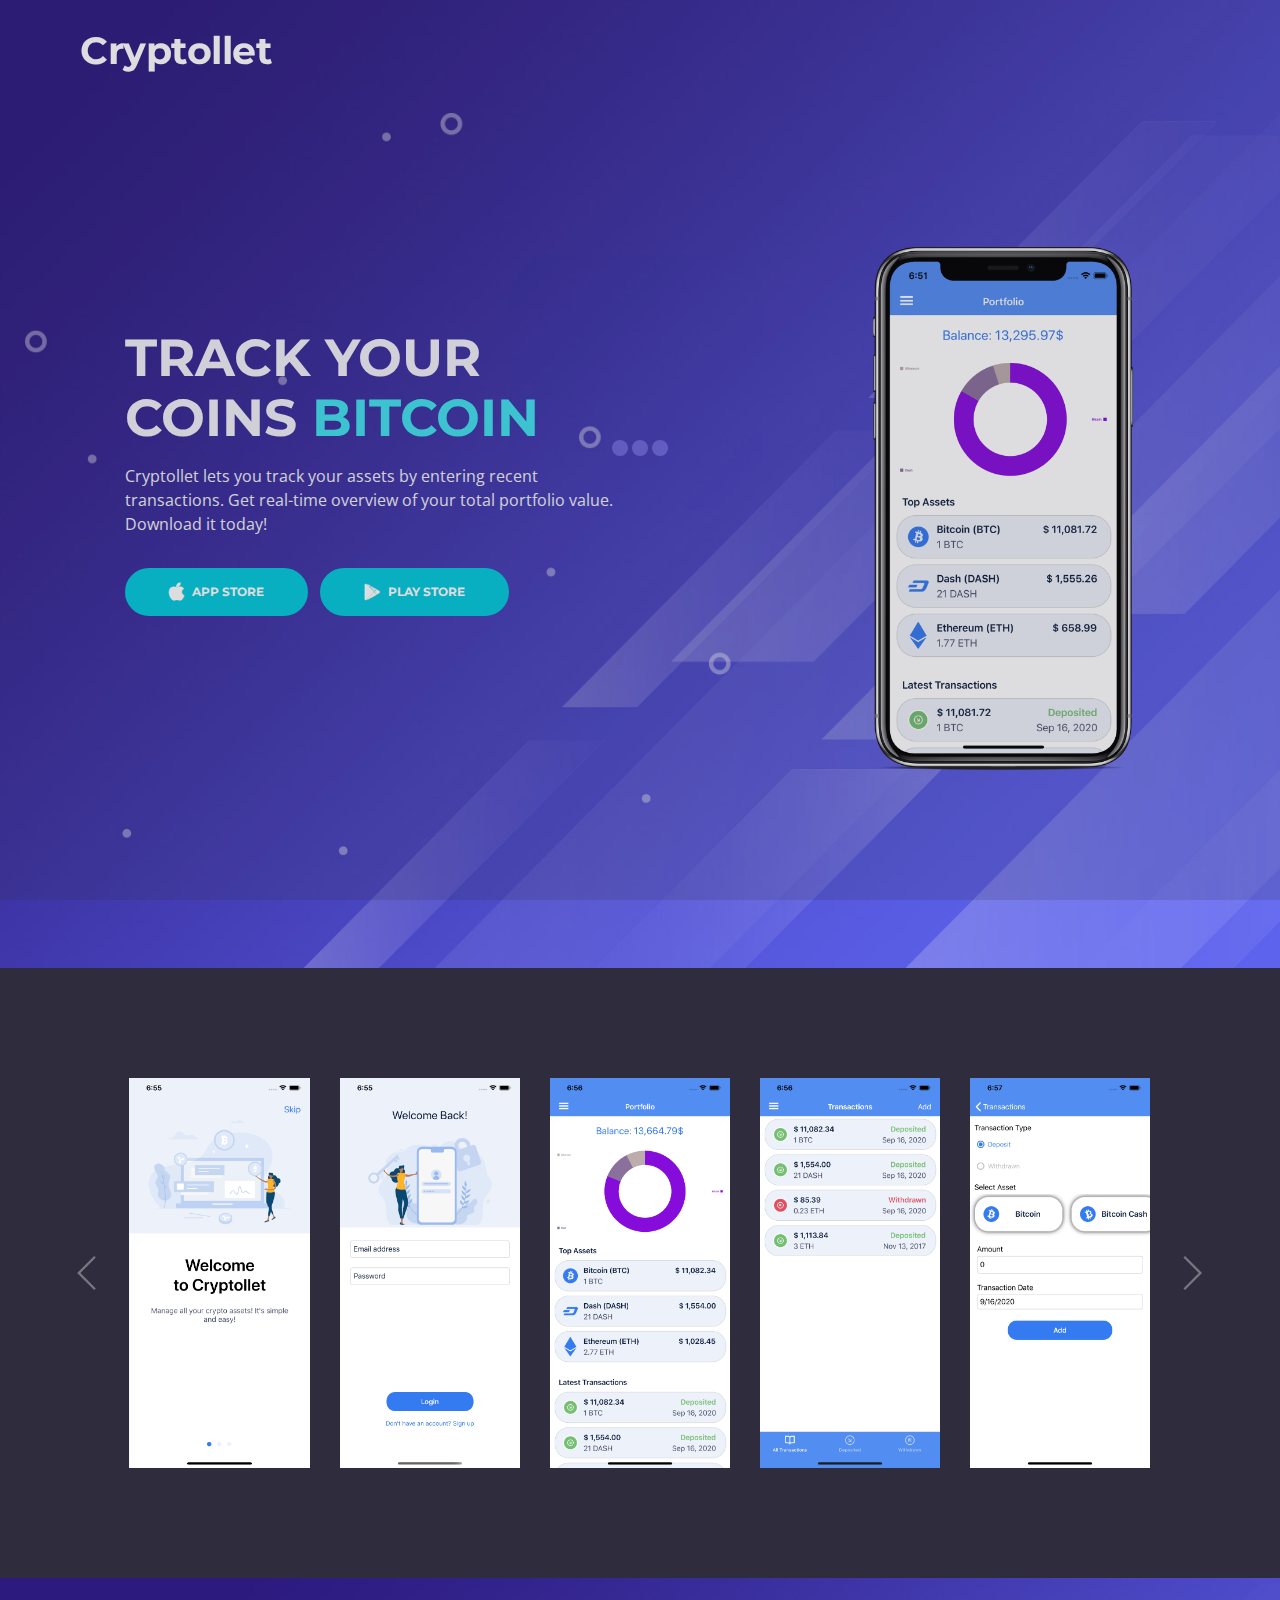
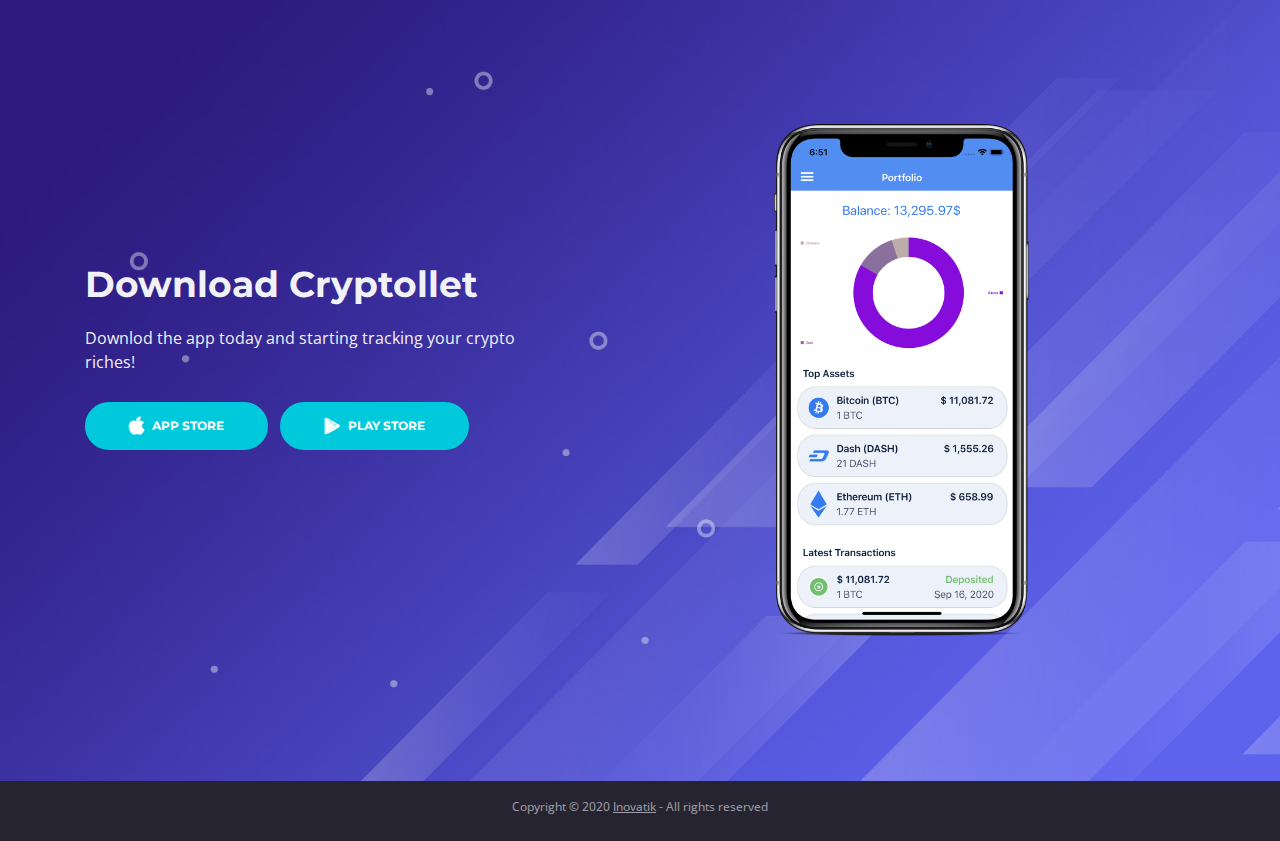
<file: App Store/web/index.html>
<!DOCTYPE html>
<html lang="en">
<head>
    <meta charset="utf-8">
    <meta name="viewport" content="width=device-width, initial-scale=1, shrink-to-fit=no">
    
    <!-- SEO Meta Tags -->
    <meta name="description" content="Mobile app HTML landing page template to help you build a great online presence for your app which will convert visitors into users">
    <meta name="author" content="Kristijan Kralj">

    <!-- OG Meta Tags to improve the way the post looks when you share the page on LinkedIn, Facebook, Google+ -->
	<meta property="og:site_name" content="" /> <!-- website name -->
	<meta property="og:site" content="" /> <!-- website link -->
	<meta property="og:title" content=""/> <!-- title shown in the actual shared post -->
	<meta property="og:description" content="" /> <!-- description shown in the actual shared post -->
	<meta property="og:image" content="" /> <!-- image link, make sure it's jpg -->
	<meta property="og:url" content="" /> <!-- where do you want your post to link to -->
	<meta property="og:type" content="article" />

    <!-- Website Title -->
    <title>Cyptollet - Coin Tracker App</title>
    
    <!-- Styles -->
    <link href="https://fonts.googleapis.com/css?family=Montserrat:400,600,700" rel="stylesheet">
    <link href="https://fonts.googleapis.com/css?family=Open+Sans:400,400i,700,700i" rel="stylesheet">
    <link href="css/bootstrap.css" rel="stylesheet">
    <link href="css/fontawesome-all.css" rel="stylesheet">
    <link href="css/swiper.css" rel="stylesheet">
	<link href="css/magnific-popup.css" rel="stylesheet">
	<link href="css/styles.css" rel="stylesheet">
	
	<!-- Favicon  -->
    <link rel="icon" href="images/favicon.ico">
</head>
<body data-spy="scroll" data-target=".fixed-top">
    
    <!-- Preloader -->
	<div class="spinner-wrapper">
        <div class="spinner">
            <div class="bounce1"></div>
            <div class="bounce2"></div>
            <div class="bounce3"></div>
        </div>
    </div>
    <!-- end of preloader -->
    

    <!-- Navigation -->
    <nav class="navbar navbar-expand-md navbar-dark navbar-custom fixed-top">
        <!-- Text Logo - Use this if you don't have a graphic logo -->
        <a class="navbar-brand logo-text page-scroll" href="index.html">Cryptollet</a>

        <!-- Image Logo -->
        <!--<a class="navbar-brand logo-image" href="index.html"><img src="images/cryptollet_icon.png" style="width: 100px; height: 100px;" alt="alternative"></a> -->
    </nav> <!-- end of navbar -->
    <!-- end of navigation -->


    <!-- Header -->
    <header id="header" class="header">
        <div class="header-content">
            <div class="container">
                <div class="row">
                    <div class="col-lg-6">
                        <div class="text-container">
                            <h1>TRACK YOUR <br>COINS <span id="js-rotating">BITCOIN, ETHEREUM, LITECOIN</span></h1>
                            <p class="p-large">Cryptollet lets you track your assets by entering recent transactions. Get real-time overview of your total portfolio value. Download it today!</p>
                            <a class="btn-solid-lg page-scroll" href="#your-link"><i class="fab fa-apple"></i>APP STORE</a>
                            <a class="btn-solid-lg page-scroll" href="#your-link"><i class="fab fa-google-play"></i>PLAY STORE</a>
                        </div>
                    </div> <!-- end of col -->
                    <div class="col-lg-6">
                        <div class="image-container">
                            <img style="width: 600px; height: 600px;" src="images/header-iphone.png" alt="alternative">
                        </div> <!-- end of image-container -->
                    </div> <!-- end of col -->
                </div> <!-- end of row -->
            </div> <!-- end of container -->
        </div> <!-- end of header-content -->
    </header> <!-- end of header -->
    <!-- end of header -->

    <!-- Screenshots -->
    <div class="slider-2">
        <div class="container">
            <div class="row">
                <div class="col-lg-12">
                    
                    <!-- Image Slider -->
                    <div class="slider-container">
                        <div class="swiper-container image-slider">
                            <div class="swiper-wrapper">
                                
                                <!-- Slide -->
                                <div class="swiper-slide">
                                    <a href="images/screenshot-1.png" class="popup-link" data-effect="fadeIn">
                                        <img class="img-fluid" src="images/screenshot-1.png" alt="alternative">
                                    </a>
                                </div>
                                <!-- end of slide -->
                                
                                <!-- Slide -->
                                <div class="swiper-slide">
                                    <a href="images/screenshot-2.png" class="popup-link" data-effect="fadeIn">
                                        <img class="img-fluid" src="images/screenshot-2.png" alt="alternative">
                                    </a>
                                </div>
                                <!-- end of slide -->

                                <!-- Slide -->
                                <div class="swiper-slide">
                                    <a href="images/screenshot-3.png" class="popup-link" data-effect="fadeIn">
                                        <img class="img-fluid" src="images/screenshot-3.png" alt="alternative">
                                    </a>
                                </div>
                                <!-- end of slide -->

                                <!-- Slide -->
                                <div class="swiper-slide">
                                    <a href="images/screenshot-4.png" class="popup-link" data-effect="fadeIn">
                                        <img class="img-fluid" src="images/screenshot-4.png" alt="alternative">
                                    </a>
                                </div>
                                <!-- end of slide -->

                                <!-- Slide -->
                                <div class="swiper-slide">
                                    <a href="images/screenshot-5.png" class="popup-link" data-effect="fadeIn">
                                        <img class="img-fluid" src="images/screenshot-5.png" alt="alternative">
                                    </a>
                                </div>
                                <!-- end of slide -->
                                
                            </div> <!-- end of swiper-wrapper -->

                            <!-- Add Arrows -->
                            <div class="swiper-button-next"></div>
                            <div class="swiper-button-prev"></div>
                            <!-- end of add arrows -->

                        </div> <!-- end of swiper-container -->
                    </div> <!-- end of slider-container -->
                    <!-- end of image slider -->

                </div> <!-- end of col -->
            </div> <!-- end of row -->
        </div> <!-- end of container -->
    </div> <!-- end of slider-2 -->
    <!-- end of screenshots -->


    <!-- Download -->
    <div class="basic-4">
        <div class="container">
            <div class="row">
                <div class="col-lg-6 col-xl-5">
                    <div class="text-container">
                        <h2>Download <span class="blue">Cryptollet</span></h2>
                        <p class="p-large">Downlod the app today and starting tracking your crypto riches!</p>
                        <a class="btn-solid-lg" href="#your-link"><i class="fab fa-apple"></i>APP STORE</a>
                        <a class="btn-solid-lg" href="#your-link"><i class="fab fa-google-play"></i>PLAY STORE</a>
                    </div> <!-- end of text-container -->
                </div> <!-- end of col -->
                <div class="col-lg-6 col-xl-7">
                    <div class="image-container">
                        <img class="img-fluid" src="images/header-iphone.png" alt="alternative">
                    </div> <!-- end of img-container -->
                </div> <!-- end of col -->
            </div> <!-- end of row -->
        </div> <!-- end of container -->
    </div> <!-- end of basic-4 -->
    <!-- end of download -->

    <!-- Copyright -->
    <div class="copyright">
        <div class="container">
            <div class="row">
                <div class="col-lg-12">
                    <p class="p-small">Copyright © 2020 <a href="https://inovatik.com">Inovatik</a> - All rights reserved</p>
                </div> <!-- end of col -->
            </div> <!-- enf of row -->
        </div> <!-- end of container -->
    </div> <!-- end of copyright --> 
    <!-- end of copyright -->
    
    	
    <!-- Scripts -->
    <script src="js/jquery.min.js"></script> <!-- jQuery for Bootstrap's JavaScript plugins -->
    <script src="js/popper.min.js"></script> <!-- Popper tooltip library for Bootstrap -->
    <script src="js/bootstrap.min.js"></script> <!-- Bootstrap framework -->
    <script src="js/jquery.easing.min.js"></script> <!-- jQuery Easing for smooth scrolling between anchors -->
    <script src="js/swiper.min.js"></script> <!-- Swiper for image and text sliders -->
    <script src="js/jquery.magnific-popup.js"></script> <!-- Magnific Popup for lightboxes -->
    <script src="js/morphext.min.js"></script> <!-- Morphtext rotating text in the header -->
    <script src="js/validator.min.js"></script> <!-- Validator.js - Bootstrap plugin that validates forms -->
    <script src="js/scripts.js"></script> <!-- Custom scripts -->
</body>
</html>
</file>
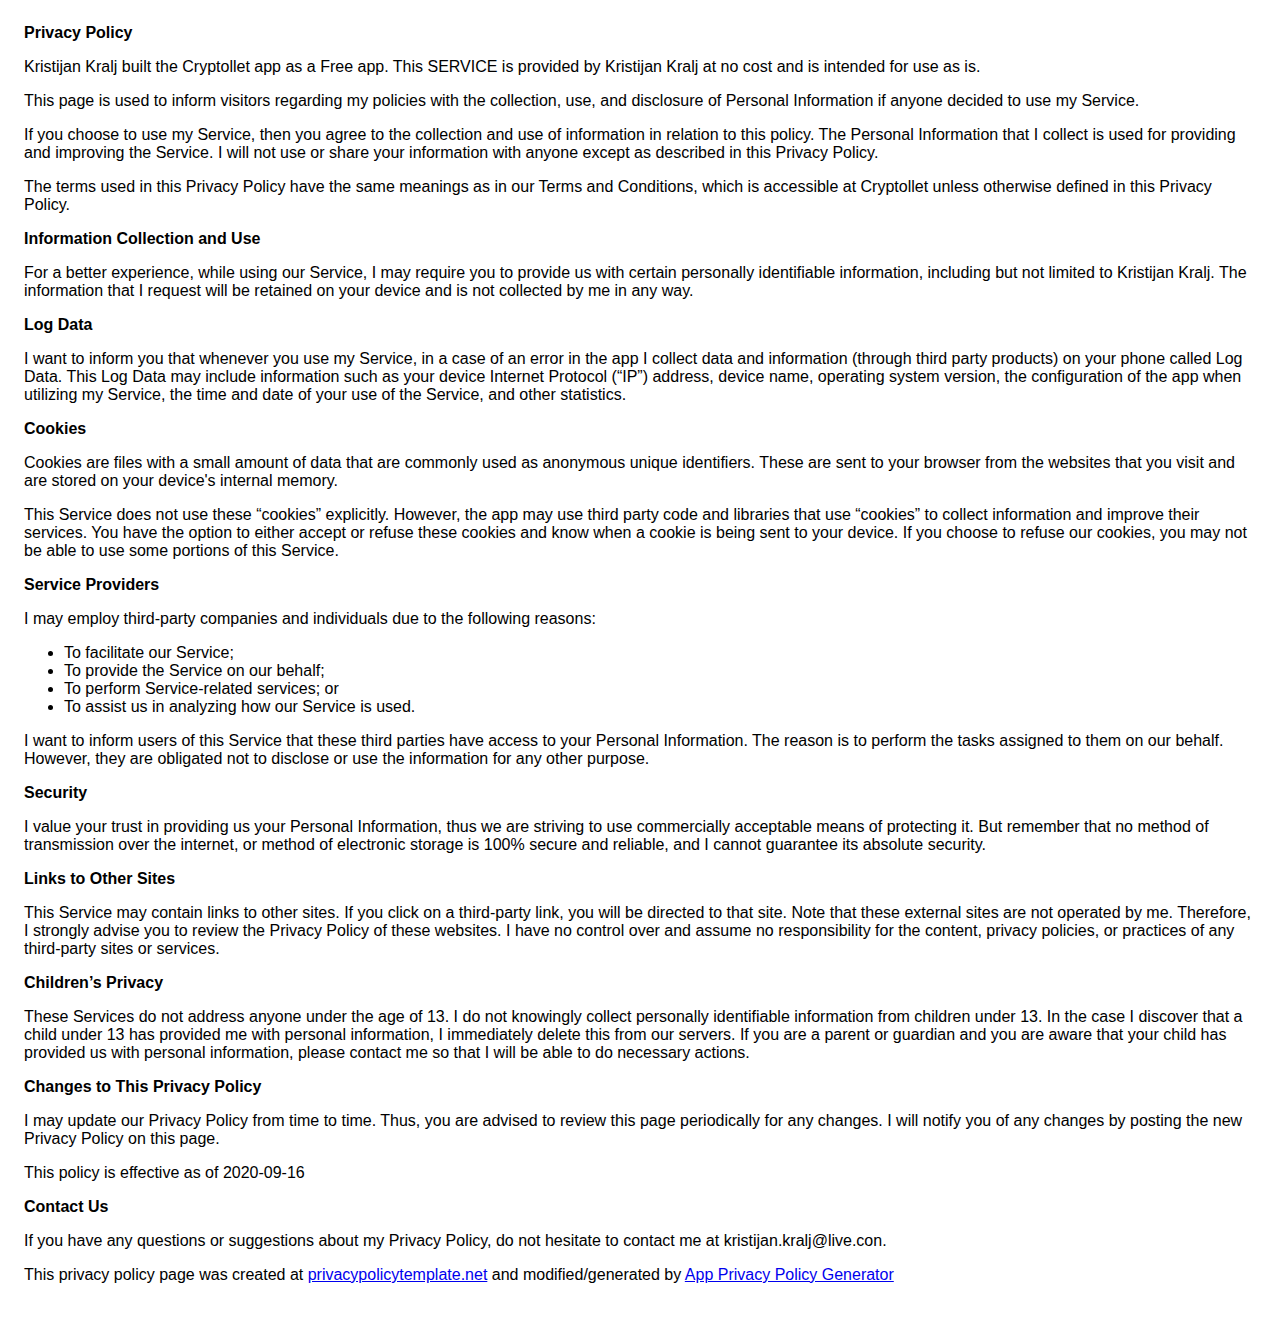
<file: App Store/web/privacy-policy.html>
<!DOCTYPE html>
    <html>
    <head>
      <meta charset='utf-8'>
      <meta name='viewport' content='width=device-width'>
      <title>Privacy Policy</title>
      <style> body { font-family: 'Helvetica Neue', Helvetica, Arial, sans-serif; padding:1em; } </style>
    </head>
    <body>
    <strong>Privacy Policy</strong> <p>
                  Kristijan Kralj built the Cryptollet app as
                  a Free app. This SERVICE is provided by
                  Kristijan Kralj at no cost and is intended for use as
                  is.
                </p> <p>
                  This page is used to inform visitors regarding my
                  policies with the collection, use, and disclosure of Personal
                  Information if anyone decided to use my Service.
                </p> <p>
                  If you choose to use my Service, then you agree to
                  the collection and use of information in relation to this
                  policy. The Personal Information that I collect is
                  used for providing and improving the Service. I will not use or share your information with
                  anyone except as described in this Privacy Policy.
                </p> <p>
                  The terms used in this Privacy Policy have the same meanings
                  as in our Terms and Conditions, which is accessible at
                  Cryptollet unless otherwise defined in this Privacy Policy.
                </p> <p><strong>Information Collection and Use</strong></p> <p>
                  For a better experience, while using our Service, I
                  may require you to provide us with certain personally
                  identifiable information, including but not limited to Kristijan Kralj. The information that
                  I request will be retained on your device and is not collected by me in any way.
                </p> <!----> <p><strong>Log Data</strong></p> <p>
                  I want to inform you that whenever you
                  use my Service, in a case of an error in the app
                  I collect data and information (through third party
                  products) on your phone called Log Data. This Log Data may
                  include information such as your device Internet Protocol
                  (“IP”) address, device name, operating system version, the
                  configuration of the app when utilizing my Service,
                  the time and date of your use of the Service, and other
                  statistics.
                </p> <p><strong>Cookies</strong></p> <p>
                  Cookies are files with a small amount of data that are
                  commonly used as anonymous unique identifiers. These are sent
                  to your browser from the websites that you visit and are
                  stored on your device's internal memory.
                </p> <p>
                  This Service does not use these “cookies” explicitly. However,
                  the app may use third party code and libraries that use
                  “cookies” to collect information and improve their services.
                  You have the option to either accept or refuse these cookies
                  and know when a cookie is being sent to your device. If you
                  choose to refuse our cookies, you may not be able to use some
                  portions of this Service.
                </p> <p><strong>Service Providers</strong></p> <p>
                  I may employ third-party companies and
                  individuals due to the following reasons:
                </p> <ul><li>To facilitate our Service;</li> <li>To provide the Service on our behalf;</li> <li>To perform Service-related services; or</li> <li>To assist us in analyzing how our Service is used.</li></ul> <p>
                  I want to inform users of this Service
                  that these third parties have access to your Personal
                  Information. The reason is to perform the tasks assigned to
                  them on our behalf. However, they are obligated not to
                  disclose or use the information for any other purpose.
                </p> <p><strong>Security</strong></p> <p>
                  I value your trust in providing us your
                  Personal Information, thus we are striving to use commercially
                  acceptable means of protecting it. But remember that no method
                  of transmission over the internet, or method of electronic
                  storage is 100% secure and reliable, and I cannot
                  guarantee its absolute security.
                </p> <p><strong>Links to Other Sites</strong></p> <p>
                  This Service may contain links to other sites. If you click on
                  a third-party link, you will be directed to that site. Note
                  that these external sites are not operated by me.
                  Therefore, I strongly advise you to review the
                  Privacy Policy of these websites. I have
                  no control over and assume no responsibility for the content,
                  privacy policies, or practices of any third-party sites or
                  services.
                </p> <p><strong>Children’s Privacy</strong></p> <p>
                  These Services do not address anyone under the age of 13.
                  I do not knowingly collect personally
                  identifiable information from children under 13. In the case
                  I discover that a child under 13 has provided
                  me with personal information, I immediately
                  delete this from our servers. If you are a parent or guardian
                  and you are aware that your child has provided us with
                  personal information, please contact me so that
                  I will be able to do necessary actions.
                </p> <p><strong>Changes to This Privacy Policy</strong></p> <p>
                  I may update our Privacy Policy from
                  time to time. Thus, you are advised to review this page
                  periodically for any changes. I will
                  notify you of any changes by posting the new Privacy Policy on
                  this page.
                </p> <p>This policy is effective as of 2020-09-16</p> <p><strong>Contact Us</strong></p> <p>
                  If you have any questions or suggestions about my
                  Privacy Policy, do not hesitate to contact me at kristijan.kralj@live.con.
                </p> <p>
                  This privacy policy page was created at
                  <a href="https://privacypolicytemplate.net" target="_blank" rel="noopener noreferrer">privacypolicytemplate.net</a>
                  and modified/generated by
                  <a href="https://app-privacy-policy-generator.firebaseapp.com/" target="_blank" rel="noopener noreferrer">App Privacy Policy Generator</a></p>
    </body>
    </html>
</file>
<file: App Store/web/css/styles.css>
/* Template: Leno - Mobile App HTML Landing Page Template
   Author: Inovatik
   Created: Mar 2019
   Description: Master CSS file
*/

/*****************************************
Table Of Contents:

01. General Styles
02. Preloader
03. Navigation
04. Header
05. Features
06. Video
07. Details 1
08. Details 2
09. Details Lightboxes
10. Screenshots
11. Download
12. Statistics
13. Contact
14. Footer
15. Copyright
16. Back To Top Button
17. Extra Pages
18. Media Queries
******************************************/

/*****************************************
Colors:

- Text, navbar links - white #f1f1f8
- Buttons, bullets, icons - turquoise #00c9db
- Navbar - navy #4633af
- Backgrounds - dark denim #262431
- Backgrounds - denim #2f2c3d
******************************************/


/******************************/
/*     01. General Styles     */
/******************************/
body,
html {
    width: 100%;
	height: 100%;
}

body, p {
	color: #f1f1f8; 
	font: 400 0.875rem/1.375rem "Open Sans", sans-serif;
}

.p-large {
	color: #f1f1f8;
	font: 400 1rem/1.5rem "Open Sans", sans-serif;
}

.p-small {
	color: #f1f1f8;
	font: 400 0.75rem/1.25rem "Open Sans", sans-serif;
}

.p-heading {
	margin-bottom: 3.75rem;
	text-align: center;
}

.li-space-lg li {
	margin-bottom: 0.375rem;
}

.indent {
	padding-left: 1.25rem;
}

h1 {
	color: #f1f1f8;
	font: 700 2.5rem/2.875rem "Montserrat", sans-serif;
}

h2 {
	color: #f1f1f8;
	font: 700 2.25rem/2.75rem "Montserrat", sans-serif;
}

h3 {
	color: #f1f1f8;
	font: 700 1.75rem/2.125rem "Montserrat", sans-serif;
}

h4 {
	color: #f1f1f8;
	font: 700 1.375rem/1.75rem "Montserrat", sans-serif;
}

h5 {
	color: #f1f1f8;
	font: 700 1.125rem/1.625rem "Montserrat", sans-serif;
}

h6 {
	color: #f1f1f8;
	font: 700 1rem/1.5rem "Montserrat", sans-serif;
}

a {
	color: #f1f1f8;
	text-decoration: underline;
}

a:hover {
	color: #f1f1f8;
	text-decoration: underline;
}

a.turquoise {
	color: #00c9db;
}

a.white {
	color: #fff;
}

.testimonial-text {
	font: italic 400 1rem/1.5rem "Open Sans", sans-serif;
}

.testimonial-author {
	font: 700 1rem/1.5rem "Montserrat", sans-serif;
}

.btn-solid-reg {
	display: inline-block;
	padding: 1.1875rem 2.125rem 1.1875rem 2.125rem;
	border: 0.125rem solid #00c9db;
	border-radius: 2rem;
	background-color: #00c9db;
	color: #fff;
	font: 700 0.75rem/0 "Montserrat", sans-serif;
	text-decoration: none;
	transition: all 0.2s ease;
}

.btn-solid-reg:hover {
	background-color: transparent;
	color: #00c9db;
	text-decoration: none;
}

.btn-solid-lg {
	display: inline-block;
	padding: 1.375rem 2.625rem 1.375rem 2.625rem;
	border: 0.125rem solid #00c9db;
	border-radius: 2rem;
	background-color: #00c9db;
	color: #fff;
	font: 700 0.75rem/0 "Montserrat", sans-serif;
	text-decoration: none;
	transition: all 0.2s ease;
}

.btn-solid-lg:hover {
	background-color: transparent;
	color: #00c9db;
	text-decoration: none;
}

.btn-solid-lg .fab {
	margin-right: 0.5rem;
	font-size: 1.25rem;
	line-height: 0;
	vertical-align: top;
}

.btn-solid-lg .fab.fa-google-play {
	font-size: 1rem;
}

.btn-outline-reg {
	display: inline-block;
	padding: 1.1875rem 2.125rem 1.1875rem 2.125rem;
	border: 0.125rem solid #00c9db;
	border-radius: 2rem;
	background-color: transparent;
	color: #00c9db;
	font: 700 0.75rem/0 "Montserrat", sans-serif;
	text-decoration: none;
	transition: all 0.2s ease;
}

.btn-outline-reg:hover {
	background-color: #00c9db;
	color: #fff;
	text-decoration: none;
}

.btn-outline-lg {
	display: inline-block;
	padding: 1.375rem 2.625rem 1.375rem 2.625rem;
	border: 0.125rem solid #00c9db;
	border-radius: 2rem;
	background-color: transparent;
	color: #00c9db;
	font: 700 0.75rem/0 "Montserrat", sans-serif;
	text-decoration: none;
	transition: all 0.2s ease;
}

.btn-outline-lg:hover {
	background-color: #00c9db;
	color: #fff;
	text-decoration: none;
}

.btn-outline-sm {
	display: inline-block;
	padding: 1rem 1.625rem 0.875rem 1.625rem;
	border: 0.125rem solid #00c9db;
	border-radius: 2rem;
	background-color: transparent;
	color: #00c9db;
	font: 700 0.625rem/0 "Montserrat", sans-serif;
	text-decoration: none;
	transition: all 0.2s ease;
}

.btn-outline-sm:hover {
	background-color: #00c9db;
	color: #fff;
	text-decoration: none;
}

.form-group {
	position: relative;
	margin-bottom: 1.25rem;
}

.form-group.has-error.has-danger {
	margin-bottom: 0.625rem;
}

.form-group.has-error.has-danger .help-block.with-errors ul {
	margin-top: 0.375rem;
}

.label-control {
	position: absolute;
	top: 0.87rem;
	left: 1.375rem;
	color: #f1f1f8;
	opacity: 1;
	font: 400 0.875rem/1.375rem "Open Sans", sans-serif;
	cursor: text;
	transition: all 0.2s ease;
}

/* IE10+ hack to solve lower label text position compared to the rest of the browsers */
@media screen and (-ms-high-contrast: active), screen and (-ms-high-contrast: none) {  
	.label-control {
		top: 0.9375rem;
	}
}

.form-control-input:focus + .label-control,
.form-control-input.notEmpty + .label-control,
.form-control-textarea:focus + .label-control,
.form-control-textarea.notEmpty + .label-control {
	top: 0.125rem;
	opacity: 1;
	font-size: 0.75rem;
	font-weight: 700;
}

.form-control-input,
.form-control-select {
	display: block; /* needed for proper display of the label in Firefox, IE, Edge */
	width: 100%;
	padding-top: 1.0625rem;
	padding-bottom: 0.0625rem;
	padding-left: 1.3125rem;
	border: 1px solid #9791ae;
	border-radius: 0.25rem;
	background-color: #413d52;
	color: #f1f1f8;
	font: 400 0.875rem/1.875rem "Open Sans", sans-serif;
	transition: all 0.2s ease;
	-webkit-appearance: none; /* removes inner shadow on form inputs on ios safari */
}

.form-control-select {
	padding-top: 0.5rem;
	padding-bottom: 0.5rem;
	height: 3rem;
}

/* IE10+ hack to solve lower label text position compared to the rest of the browsers */
@media screen and (-ms-high-contrast: active), screen and (-ms-high-contrast: none) {  
	.form-control-input {
		padding-top: 1.25rem;
		padding-bottom: 0.75rem;
		line-height: 1.75rem;
	}

	.form-control-select {
		padding-top: 0.875rem;
		padding-bottom: 0.75rem;
		height: 3.125rem;
		line-height: 2.125rem;
	}
}

select {
    /* you should keep these first rules in place to maintain cross-browser behavior */
    -webkit-appearance: none;
	-moz-appearance: none;
	-ms-appearance: none;
    -o-appearance: none;
    appearance: none;
    background-image: url('../images/down-arrow.png');
    background-position: 96% 50%;
    background-repeat: no-repeat;
    outline: none;
}

select::-ms-expand {
    display: none; /* removes the ugly default down arrow on select form field in IE11 */
}

.form-control-textarea {
	display: block; /* used to eliminate a bottom gap difference between Chrome and IE/FF */
	width: 100%;
	height: 8rem; /* used instead of html rows to normalize height between Chrome and IE/FF */
	padding-top: 1.25rem;
	padding-left: 1.3125rem;
	border: 1px solid #9791ae;
	border-radius: 0.25rem;
	background-color: #413d52;
	color: #f1f1f8;
	font: 400 0.875rem/1.75rem "Open Sans", sans-serif;
	transition: all 0.2s ease;
}

.form-control-input:focus,
.form-control-select:focus,
.form-control-textarea:focus {
	border: 1px solid #f1f1f8;
	outline: none; /* Removes blue border on focus */
}

.form-control-input:hover,
.form-control-select:hover,
.form-control-textarea:hover {
	border: 1px solid #f1f1f8;
}

.checkbox {
	font: 400 0.75rem/1.25rem "Open Sans", sans-serif;
}

input[type='checkbox'] {
	vertical-align: -15%;
	margin-right: 0.375rem;
}

/* IE10+ hack to raise checkbox field position compared to the rest of the browsers */
@media screen and (-ms-high-contrast: active), screen and (-ms-high-contrast: none) {  
	input[type='checkbox'] {
		vertical-align: -9%;
	}
}

.form-control-submit-button {
	display: inline-block;
	width: 100%;
	height: 3.125rem;
	border: 1px solid #00c9db;
	border-radius: 1.5rem;
	background-color: #00c9db;
	color: #fff;
	font: 700 0.75rem/1.75rem "Montserrat", sans-serif;
	cursor: pointer;
	transition: all 0.2s ease;
}

.form-control-submit-button:hover {
	background-color: transparent;
	color: #00c9db;
}

/* Form Success And Error Message Formatting */
#cmsgSubmit.h3.text-center.tada.animated,
#pmsgSubmit.h3.text-center.tada.animated,
#cmsgSubmit.h3.text-center,
#pmsgSubmit.h3.text-center {
	display: block;
	margin-bottom: 0;
	color: #f1f1f8;
	font: 400 1.125rem/1rem "Open Sans", sans-serif;
}

.help-block.with-errors .list-unstyled {
	color: #f1f1f8;
	font-size: 0.75rem;
	line-height: 1.125rem;
	text-align: left;
}

.help-block.with-errors ul {
	margin-bottom: 0;
}
/* end of form success and error message formatting */

/* Form Success And Error Message Animation - Animate.css */
@-webkit-keyframes tada {
	from {
		-webkit-transform: scale3d(1, 1, 1);
		-ms-transform: scale3d(1, 1, 1);
		transform: scale3d(1, 1, 1);
	}
	10%, 20% {
		-webkit-transform: scale3d(.9, .9, .9) rotate3d(0, 0, 1, -3deg);
		-ms-transform: scale3d(.9, .9, .9) rotate3d(0, 0, 1, -3deg);
		transform: scale3d(.9, .9, .9) rotate3d(0, 0, 1, -3deg);
	}
	30%, 50%, 70%, 90% {
		-webkit-transform: scale3d(1.1, 1.1, 1.1) rotate3d(0, 0, 1, 3deg);
		-ms-transform: scale3d(1.1, 1.1, 1.1) rotate3d(0, 0, 1, 3deg);
		transform: scale3d(1.1, 1.1, 1.1) rotate3d(0, 0, 1, 3deg);
	}
	40%, 60%, 80% {
		-webkit-transform: scale3d(1.1, 1.1, 1.1) rotate3d(0, 0, 1, -3deg);
		-ms-transform: scale3d(1.1, 1.1, 1.1) rotate3d(0, 0, 1, -3deg);
		transform: scale3d(1.1, 1.1, 1.1) rotate3d(0, 0, 1, -3deg);
	}
	to {
		-webkit-transform: scale3d(1, 1, 1);
		-ms-transform: scale3d(1, 1, 1);
		transform: scale3d(1, 1, 1);
	}
}

@keyframes tada {
	from {
		-webkit-transform: scale3d(1, 1, 1);
		-ms-transform: scale3d(1, 1, 1);
		transform: scale3d(1, 1, 1);
	}
	10%, 20% {
		-webkit-transform: scale3d(.9, .9, .9) rotate3d(0, 0, 1, -3deg);
		-ms-transform: scale3d(.9, .9, .9) rotate3d(0, 0, 1, -3deg);
		transform: scale3d(.9, .9, .9) rotate3d(0, 0, 1, -3deg);
	}
	30%, 50%, 70%, 90% {
		-webkit-transform: scale3d(1.1, 1.1, 1.1) rotate3d(0, 0, 1, 3deg);
		-ms-transform: scale3d(1.1, 1.1, 1.1) rotate3d(0, 0, 1, 3deg);
		transform: scale3d(1.1, 1.1, 1.1) rotate3d(0, 0, 1, 3deg);
	}
	40%, 60%, 80% {
		-webkit-transform: scale3d(1.1, 1.1, 1.1) rotate3d(0, 0, 1, -3deg);
		-ms-transform: scale3d(1.1, 1.1, 1.1) rotate3d(0, 0, 1, -3deg);
		transform: scale3d(1.1, 1.1, 1.1) rotate3d(0, 0, 1, -3deg);
	}
	to {
		-webkit-transform: scale3d(1, 1, 1);
		-ms-transform: scale3d(1, 1, 1);
		transform: scale3d(1, 1, 1);
	}
}

.tada {
	-webkit-animation-name: tada;
	animation-name: tada;
}

.animated {
	-webkit-animation-duration: 1s;
	animation-duration: 1s;
	-webkit-animation-fill-mode: both;
	animation-fill-mode: both;
}
/* end of form success and error message animation - Animate.css */

/* Fade-move Animation For Lightbox - Magnific Popup */
/* at start */
.my-mfp-slide-bottom .zoom-anim-dialog {
	opacity: 0;
	transition: all 0.2s ease-out;
	-webkit-transform: translateY(-1.25rem) perspective(37.5rem) rotateX(10deg);
	-ms-transform: translateY(-1.25rem) perspective(37.5rem) rotateX(10deg);
	transform: translateY(-1.25rem) perspective(37.5rem) rotateX(10deg);
}

/* animate in */
.my-mfp-slide-bottom.mfp-ready .zoom-anim-dialog {
	opacity: 1;
	-webkit-transform: translateY(0) perspective(37.5rem) rotateX(0); 
	-ms-transform: translateY(0) perspective(37.5rem) rotateX(0); 
	transform: translateY(0) perspective(37.5rem) rotateX(0); 
}

/* animate out */
.my-mfp-slide-bottom.mfp-removing .zoom-anim-dialog {
	opacity: 0;
	-webkit-transform: translateY(-0.625rem) perspective(37.5rem) rotateX(10deg); 
	-ms-transform: translateY(-0.625rem) perspective(37.5rem) rotateX(10deg); 
	transform: translateY(-0.625rem) perspective(37.5rem) rotateX(10deg); 
}

/* dark overlay, start state */
.my-mfp-slide-bottom.mfp-bg {
	opacity: 0;
	transition: opacity 0.2s ease-out;
}

/* animate in */
.my-mfp-slide-bottom.mfp-ready.mfp-bg {
	opacity: 0.8;
}
/* animate out */
.my-mfp-slide-bottom.mfp-removing.mfp-bg {
	opacity: 0;
}
/* end of fade-move animation for lightbox - magnific popup */

/* Fade Animation For Image Slider - Magnific Popup */
@-webkit-keyframes fadeIn {
	from {
		opacity: 0;
	}
	to {
		opacity: 1;
	}
}

@keyframes fadeIn {
	from {
		opacity: 0;
	}
	to {
		opacity: 1;
	}
}

.fadeIn {
	-webkit-animation: fadeIn 0.6s;
	animation: fadeIn 0.6s;
}

@-webkit-keyframes fadeOut {
	from {
		opacity: 1;
	}
	to {
		opacity: 0;
	}
}

@keyframes fadeOut {
	from {
		opacity: 1;
	}
	to {
		opacity: 0;
	}
}

.fadeOut {
	-webkit-animation: fadeOut 0.8s;
	animation: fadeOut 0.8s;
}
/* end of fade animation for image slider - magnific popup */


/*************************/
/*     02. Preloader     */
/*************************/
.spinner-wrapper {
	position: fixed;
	z-index: 999999;
	top: 0;
	right: 0;
	bottom: 0;
	left: 0;
	background: #2f2c3d;
}

.spinner {
	position: absolute;
	top: 50%; /* centers the loading animation vertically one the screen */
	left: 50%; /* centers the loading animation horizontally one the screen */
	width: 3.75rem;
	height: 1.25rem;
	margin: -0.625rem 0 0 -1.875rem; /* is width and height divided by two */ 
	text-align: center;
}

.spinner > div {
	display: inline-block;
	width: 1rem;
	height: 1rem;
	border-radius: 100%;
	background-color: #fff;
	-webkit-animation: sk-bouncedelay 1.4s infinite ease-in-out both;
	animation: sk-bouncedelay 1.4s infinite ease-in-out both;
}

.spinner .bounce1 {
	-webkit-animation-delay: -0.32s;
	animation-delay: -0.32s;
}

.spinner .bounce2 {
	-webkit-animation-delay: -0.16s;
	animation-delay: -0.16s;
}

@-webkit-keyframes sk-bouncedelay {
	0%, 80%, 100% { -webkit-transform: scale(0); }
	40% { -webkit-transform: scale(1.0); }
}

@keyframes sk-bouncedelay {
	0%, 80%, 100% { 
		-webkit-transform: scale(0);
		-ms-transform: scale(0);
		transform: scale(0);
	} 40% { 
		-webkit-transform: scale(1.0);
		-ms-transform: scale(1.0);
		transform: scale(1.0);
	}
}


/**************************/
/*     03. Navigation     */
/**************************/
.navbar-custom {
	background-color: #4633af;
	box-shadow: 0 0.0625rem 0.375rem 0 rgba(0, 0, 0, 0.1);
	font: 700 0.75rem/2rem "Montserrat", sans-serif;
	transition: all 0.2s ease;
}

.navbar-custom .navbar-brand.logo-image img {
    width: 113px;
	height: 34px;
	margin-bottom: 1px;
	-webkit-backface-visibility: hidden;
}

.navbar-custom .navbar-brand.logo-text {
	font: 700 2.375rem/1.5rem "Montserrat", sans-serif;
	color: #fff;
	letter-spacing: -0.5px;
	text-decoration: none;
}

.navbar-custom .navbar-nav {
	margin-top: 0.75rem;
}

.navbar-custom .nav-item .nav-link {
	padding: 0 0.75rem 0 0.75rem;
	color: #fff;
	text-decoration: none;
	transition: all 0.2s ease;
}

.navbar-custom .nav-item .nav-link:hover,
.navbar-custom .nav-item .nav-link.active {
	color: #00c9db;
}

/* Dropdown Menu */
.navbar-custom .dropdown:hover > .dropdown-menu {
	display: block; /* this makes the dropdown menu stay open while hovering it */
	min-width: auto;
	animation: fadeDropdown 0.2s; /* required for the fade animation */
}

@keyframes fadeDropdown {
    0% {
        opacity: 0;
    }

    100% {
        opacity: 1;
    }
}

.navbar-custom .dropdown-toggle:focus { /* removes dropdown outline on focus  */
	outline: 0;
}

.navbar-custom .dropdown-menu {
	margin-top: 0;
	border: none;
	border-radius: 0.25rem;
	background-color: #4633af;
}

.navbar-custom .dropdown-item {
	color: #fff;
	text-decoration: none;
}

.navbar-custom .dropdown-item:hover {
	background-color: #4633af;
}

.navbar-custom .dropdown-item .item-text {
	font: 700 0.75rem/1.5rem "Montserrat", sans-serif;
}

.navbar-custom .dropdown-item:hover .item-text {
	color: #00c9db;
}

.navbar-custom .dropdown-items-divide-hr {
	width: 100%;
	height: 1px;
	margin: 0.25rem auto 0.25rem auto;
	border: none;
	background-color: #b5bcc4;
	opacity: 0.2;
}
/* end of dropdown menu */

.navbar-custom .social-icons {
	display: none;
}

.navbar-custom .navbar-toggler {
	border: none;
	color: #fff;
	font-size: 2rem;
}

.navbar-custom button[aria-expanded='false'] .navbar-toggler-awesome.fas.fa-times{
	display: none;
}

.navbar-custom button[aria-expanded='false'] .navbar-toggler-awesome.fas.fa-bars{
	display: inline-block;
}

.navbar-custom button[aria-expanded='true'] .navbar-toggler-awesome.fas.fa-bars{
	display: none;
}

.navbar-custom button[aria-expanded='true'] .navbar-toggler-awesome.fas.fa-times{
	display: inline-block;
	margin-right: 0.125rem;
}


/*********************/
/*    04. Header     */
/*********************/
.header {
	background: linear-gradient(to bottom right, rgba(72, 72, 212, 0), rgba(241, 104, 104, 0)), url('../images/header-background.jpg') center center no-repeat;
	background-size: cover;
}

.header .header-content {
	padding-top: 8.5rem;
	padding-bottom: 7rem;
	text-align: center;
}

.header .text-container {
	margin-bottom: 3rem;
}

.header h1 {
	margin-bottom: 1rem;
}

.header #js-rotating {
	color: #40e0ee;
}

.header .p-large {
	margin-bottom: 2rem;
}

.header .btn-solid-lg {
	margin-right: 0.5rem;
	margin-bottom: 1.25rem;
}


/****************************/
/*     05. Testimonials     */
/****************************/
.slider-1 {
	padding-top: 6.875rem;
	padding-bottom: 6.375rem;
	background-color: #262431;
}

.slider-1 .slider-container {
	position: relative;
}

.slider-1 .swiper-container {
	position: static;
	width: 90%;
	text-align: center;
}

.slider-1 .swiper-button-prev:focus,
.slider-1 .swiper-button-next:focus {
	/* even if you can't see it chrome you can see it on mobile device */
	outline: none;
}

.slider-1 .swiper-button-prev {
	left: -0.5rem;
	background-image: url("data:image/svg+xml;charset=utf-8,%3Csvg%20xmlns%3D'http%3A%2F%2Fwww.w3.org%2F2000%2Fsvg'%20viewBox%3D'0%200%2028%2044'%3E%3Cpath%20d%3D'M0%2C22L22%2C0l2.1%2C2.1L4.2%2C22l19.9%2C19.9L22%2C44L0%2C22L0%2C22L0%2C22z'%20fill%3D'%23f1f1f8'%2F%3E%3C%2Fsvg%3E");
	background-size: 1.125rem 1.75rem;
}

.slider-1 .swiper-button-next {
	right: -0.5rem;
	background-image: url("data:image/svg+xml;charset=utf-8,%3Csvg%20xmlns%3D'http%3A%2F%2Fwww.w3.org%2F2000%2Fsvg'%20viewBox%3D'0%200%2028%2044'%3E%3Cpath%20d%3D'M27%2C22L27%2C22L5%2C44l-2.1-2.1L22.8%2C22L2.9%2C2.1L5%2C0L27%2C22L27%2C22z'%20fill%3D'%23f1f1f8'%2F%3E%3C%2Fsvg%3E");
	background-size: 1.125rem 1.75rem;
}

.slider-1 .card {
	position: relative;
	border: none;
	background-color: transparent;
}

.slider-1 .card-image {
	width: 6rem;
	height: 6rem;
	margin-right: auto;
	margin-bottom: 0.25rem;
	margin-left: auto;
	border-radius: 50%;
}

.slider-1 .card-body {
	padding-bottom: 0;
}

.slider-1 .testimonial-author {
	margin-bottom: 0;
}


/************************/
/*     05. Features     */
/************************/
.tabs {
	padding-top: 6.5rem;
	padding-bottom: 4.25rem;
	background-color: #2f2c3d;
}

.tabs h2 {
	margin-bottom: 1.125rem;
	text-align: center;
}

.tabs .p-heading {
	margin-bottom: 3.125rem;
}

.tabs .nav-tabs {
	margin-right: auto;
	margin-bottom: 2.5rem;
	margin-left: auto;
	justify-content: center;
	border-bottom: none;
}

.tabs .nav-link {
	margin-bottom: 1rem;
	padding: 0.5rem 1.375rem 0.25rem 1.375rem;
	border: none;
	border-bottom: 0.1875rem solid #f1f1f8;
	border-radius: 0;
	color: #f1f1f8;
	font: 700 1rem/1.75rem "Montserrat", sans-serif;
	text-decoration: none;
	transition: all 0.2s ease;
}

.tabs .nav-link.active,
.tabs .nav-link:hover {
	border-bottom: 0.1875rem solid #00c9db;
	background-color: transparent;
	color: #00c9db;
}

.tabs .nav-link .fas {
	margin-right: 0.375rem;
	font-size: 1rem;
}

.tabs .tab-content {
	width: 100%; /* for proper display in IE11 */
}

.tabs .card {
	border: none;
	background: transparent;
}

.tabs .card-body {
	padding: 1rem 0 1.25rem 0;
}

.tabs .card-title {
	margin-bottom: 0.5rem;
}

.tabs .card .card-icon {
	display: inline-block;
	width: 3.5rem;
	height: 3.5rem;
	border-radius: 50%;
	background-color: #00c9db;
	text-align: center;
	vertical-align: top;
}

.tabs .card .card-icon .fas,
.tabs .card .card-icon .far {
	color: #fff;
	font-size: 1.75rem;
	line-height: 3.5rem;
}

.tabs #tab-1 .card.left-pane .text-wrapper {
	display: inline-block;
	width: 75%;
}

.tabs #tab-1 .card.left-pane .card-icon {
	float: left;
	margin-right: 1rem;
}

.tabs #tab-1 img {
	display: block;
	margin: 2rem auto 3rem auto;
}

.tabs #tab-1 .card.right-pane .text-wrapper {
	display: inline-block;
	width: 75%;
}

.tabs #tab-1 .card.right-pane .card-icon {
	margin-right: 1rem;
}

.tabs #tab-2 img {
	display: block;
	margin: 0 auto 2rem auto;
}

.tabs #tab-2 .text-area {
	margin-top: 1.5rem;
}

.tabs #tab-2 h3 {
	margin-bottom: 0.75rem;
}

.tabs #tab-2 .icon-cards-area {
	margin-top: 2.5rem;
}

.tabs #tab-2 .icon-cards-area .card {
	width: 100%; /* for proper display in IE11 */
}

.tabs #tab-3 .icon-cards-area .card {
	width: 100%; /* for proper display in IE11 */
}

.tabs #tab-3 .text-area {
	margin-top: 0.75rem;
	margin-bottom: 4rem;
}

.tabs #tab-3 h3 {
	margin-bottom: 0.75rem;
}

.tabs #tab-3 img {
	margin: 0 auto 3rem auto;
}


/*********************/
/*     06. Video     */
/*********************/
.basic-1 {
	padding-top: 6.375rem;
	padding-bottom: 6.875rem;
	background: url('../images/video-background.jpg') center center no-repeat;
	background-size: cover; 
}

.basic-1 h2 {
	margin-bottom: 1.125rem;
	text-align: center;
}

.basic-1 .p-heading {
	margin-bottom: 4rem;
	text-align: center;
}

.basic-1 .image-container img {
	border-radius: 0.375rem;
}

.basic-1 .video-wrapper {
	position: relative;
}

/* Video Play Button */
.basic-1 .video-play-button {
	position: absolute;
	z-index: 10;
	top: 50%;
	left: 50%;
	display: block;
	box-sizing: content-box;
	width: 2rem;
	height: 2.75rem;
	padding: 1.125rem 1.25rem 1.125rem 1.75rem;
	border-radius: 50%;
	-webkit-transform: translateX(-50%) translateY(-50%);
	-ms-transform: translateX(-50%) translateY(-50%);
	transform: translateX(-50%) translateY(-50%);
}
  
.basic-1 .video-play-button:before {
	content: "";
	position: absolute;
	z-index: 0;
	top: 50%;
	left: 50%;
	display: block;
	width: 4.75rem;
	height: 4.75rem;
	border-radius: 50%;
	background: #4eaaff;
	animation: pulse-border 1500ms ease-out infinite;
	-webkit-transform: translateX(-50%) translateY(-50%);
	-ms-transform: translateX(-50%) translateY(-50%);
	transform: translateX(-50%) translateY(-50%);
}
  
.basic-1 .video-play-button:after {
	content: "";
	position: absolute;
	z-index: 1;
	top: 50%;
	left: 50%;
	display: block;
	width: 4.375rem;
	height: 4.375rem;
	border-radius: 50%;
	background: #4eaaff;
	transition: all 200ms;
	-webkit-transform: translateX(-50%) translateY(-50%);
	-ms-transform: translateX(-50%) translateY(-50%);
	transform: translateX(-50%) translateY(-50%);
}
  
.basic-1 .video-play-button span {
	position: relative;
	display: block;
	z-index: 3;
	top: 0.375rem;
	left: 0.25rem;
	width: 0;
	height: 0;
	border-left: 1.625rem solid #fff;
	border-top: 1rem solid transparent;
	border-bottom: 1rem solid transparent;
}
  
@keyframes pulse-border {
	0% {
		transform: translateX(-50%) translateY(-50%) translateZ(0) scale(1);
		opacity: 1;
	}
	100% {
		transform: translateX(-50%) translateY(-50%) translateZ(0) scale(1.5);
		opacity: 0;
	}
}
/* end of video play button */  


/*************************/
/*     07. Details 1     */
/*************************/
.basic-2 {
	padding-top: 8rem;
	padding-bottom: 3.5rem;
	background-color: #262431;
}

.basic-2 img {
	margin-bottom: 3.5rem;
}

.basic-2 h3 {
	margin-bottom: 1.125rem;
}

.basic-2 .btn-solid-reg {
	margin-top: 0.5rem;
}


/*************************/
/*     08. Details 2     */
/*************************/
.basic-3 {
	padding-top: 3.5rem;
	padding-bottom: 7.25rem;
	background-color: #262431;
}

.basic-3 .text-container {
	margin-bottom: 3.5rem;
}

.basic-3 h3 {
	margin-bottom: 1.125rem;
}

.basic-3 .btn-solid-reg {
	margin-top: 0.5rem;
}


/**********************************/
/*     09. Details Lightboxes     */
/**********************************/
.lightbox-basic {
	position: relative;
	max-width: 46.875rem;
	margin: 2.5rem auto;
	padding: 3rem 1rem;
	border-radius: 0.25rem;
	background-color: #2f2c3d;
	text-align: left;
}

.lightbox-basic img {
	display: block;
	margin-right: auto;
	margin-bottom: 3rem;
	margin-left: auto;
}

.lightbox-basic h3 {
	margin-bottom: 0.625rem;
}

.lightbox-basic hr {
	width: 3.75rem;
	height: 0.125rem;
	margin-top: 0.125rem;
	margin-bottom: 1.125rem;
	margin-left: 0;
	border: 0;
	background-color: #00c9db;
	text-align: left;
}

.lightbox-basic h4 {
	margin-top: 1.75rem;
	margin-bottom: 0.75rem;
}

.lightbox-basic table {
	margin-top: 1rem;
	margin-bottom: 1.5rem;
}

.lightbox-basic table tr {
	line-height: 1.75em;
}

.lightbox-basic table .icon-cell {
	width: 2rem;
	padding-right: 0.25rem;
	color: #00c9db;
	text-align: center;
}

.lightbox-basic a.mfp-close.as-button {
	position: relative;
	width: auto;
	height: auto;
	margin-left: 0.375rem;
	color: #00c9db;
	opacity: 1;
}

.lightbox-basic a.mfp-close.as-button:hover {
	color: #f1f1f8;
}

.lightbox-basic button.mfp-close.x-button {
	position: absolute;
	top: -0.375rem;
	right: -0.375rem;
	width: 2.75rem;
	height: 2.75rem;
	color: #f1f1f8;
}


/***************************/
/*     10. Screenshots     */
/***************************/
.slider-2 {
	padding-top: 6.875rem;
	padding-bottom: 6.875rem;
	background-color: #2f2c3d;
}

.slider-2 .slider-container {
	position: relative;
}

.slider-2 .swiper-container {
	position: static;
	width: 90%;
	text-align: center;
}

.slider-2 .swiper-button-prev,
.slider-2 .swiper-button-next {
	top: 50%;
	width: 1.125rem;
}

.slider-2 .swiper-button-prev:focus,
.slider-2 .swiper-button-next:focus {
	/* even if you can't see it chrome you can see it on mobile device */
	outline: none;
}

.slider-2 .swiper-button-prev {
	left: -0.5rem;
	background-image: url("data:image/svg+xml;charset=utf-8,%3Csvg%20xmlns%3D'http%3A%2F%2Fwww.w3.org%2F2000%2Fsvg'%20viewBox%3D'0%200%2028%2044'%3E%3Cpath%20d%3D'M0%2C22L22%2C0l2.1%2C2.1L4.2%2C22l19.9%2C19.9L22%2C44L0%2C22L0%2C22L0%2C22z'%20fill%3D'%23ffffff'%2F%3E%3C%2Fsvg%3E");
	background-size: 1.125rem 1.75rem;
}

.slider-2 .swiper-button-next {
	right: -0.5rem;
	background-image: url("data:image/svg+xml;charset=utf-8,%3Csvg%20xmlns%3D'http%3A%2F%2Fwww.w3.org%2F2000%2Fsvg'%20viewBox%3D'0%200%2028%2044'%3E%3Cpath%20d%3D'M27%2C22L27%2C22L5%2C44l-2.1-2.1L22.8%2C22L2.9%2C2.1L5%2C0L27%2C22L27%2C22z'%20fill%3D'%23ffffff'%2F%3E%3C%2Fsvg%3E");
	background-size: 1.125rem 1.75rem;
}


/************************/
/*     11. Download     */
/************************/
.basic-4 {
	padding-top: 6.5rem;
	padding-bottom: 6.75rem;
	background: url('../images/download-background.jpg') center center no-repeat;
	background-size: cover; 
}

.basic-4 .text-container {
	margin-bottom: 3.5rem;
	text-align: center;
}

.basic-4 h2 {
	margin-bottom: 1.25rem;
}

.basic-4 .p-large {
	margin-bottom: 1.75rem;
}

.basic-4 .btn-solid-lg {
	margin-right: 0.5rem;
	margin-bottom: 1.25rem;
}


/**************************/
/*     12. Statistics     */
/**************************/
.counter {
	padding-top: 6.5rem;
	padding-bottom: 5.375rem;
	background-color: #262431;
	text-align: center;
}

.counter #counter .cell {
	display: inline-block;
	width: 6.25rem;
	margin-right: 1rem;
	margin-left: 1rem;
	margin-bottom: 2rem;
}

.counter #counter .counter-value {
	color: #f1f1f8;
	font: 700 3.5rem/4.25rem "Montserrat", sans-serif;	
	vertical-align: middle;
}

.counter #counter .counter-info {
	margin-bottom: 0;
	color: #00c9db;
	font: 400 0.875rem/1.25rem "Open Sans", sans-serif;
	vertical-align: middle;
}


/***********************/
/*     13. Contact     */
/***********************/
.form {
	padding-top: 6.25rem;
	padding-bottom: 5.625rem;
	background: url('../images/contact-background.jpg') center bottom no-repeat;
	background-size: cover; 
}

.form h2 {
	margin-bottom: 1.125rem;
	text-align: center;
}

.form .list-unstyled {
	margin-bottom: 3.75rem;
	font-size: 1rem;
	line-height: 1.5rem;
	text-align: center;
}

.form .list-unstyled .fas,
.form .list-unstyled .fab {
	margin-right: 0.5rem;
	font-size: 0.875rem;
	color: #00c9db;
}

.form .list-unstyled .fa-phone {
	vertical-align: 3%;
}


/**********************/
/*     14. Footer     */
/**********************/
.footer {
	padding-top: 5rem;
	background-color: #262431;
}

.footer .footer-col {
	margin-bottom: 2.25rem;
}

.footer h4 {
	margin-bottom: 1rem;
}

.footer .list-unstyled .fas {
	color: #00c9db;
	font-size: 0.5rem;
	line-height: 1.375rem;
}

.footer .list-unstyled .media-body {
	margin-left: 0.625rem;
}

.footer .fa-stack {
	margin-bottom: 0.75rem;
	margin-right: 0.5rem;
	font-size: 1.5rem;
}

.footer .fa-stack .fa-stack-1x {
    color: #262431;
	transition: all 0.2s ease;
}

.footer .fa-stack .fa-stack-2x {
	color: #f1f1f8;
	transition: all 0.2s ease;
}

.footer .fa-stack:hover .fa-stack-1x {
	color: #f1f1f8;
}

.footer .fa-stack:hover .fa-stack-2x {
    color: #00c9db;
}


/*************************/
/*     15. Copyright     */
/*************************/
.copyright {
	padding-top: 1rem;
	padding-bottom: 0.5rem;
	background-color: #262431;
	text-align: center;
}

.copyright .p-small {
	color: #f1f1f8;
	opacity: 0.6;
}


/**********************************/
/*     16. Back To Top Button     */
/**********************************/
a.back-to-top {
	position: fixed;
	z-index: 999;
	right: 0.75rem;
	bottom: 0.75rem;
	display: none;
	width: 2.625rem;
	height: 2.625rem;
	border-radius: 1.875rem;
	background: #00c9db url("../images/up-arrow.png") no-repeat center 47%;
	background-size: 1.125rem 1.125rem;
	text-indent: -9999px;
}

a:hover.back-to-top {
	background-color: #36edfd; 
}


/***************************/
/*     17. Extra Pages     */
/***************************/
.ex-header {
	padding-top: 8rem;
	padding-bottom: 5rem;
	background: linear-gradient(to bottom right, #2c1a7e, #5557db);
	text-align: center;
}

.ex-basic-1 {
	padding-top: 2rem;
	padding-bottom: 0.875rem;
	background-color: #2f2c3d;
}

.ex-basic-1 .breadcrumbs {
	margin-bottom: 1.125rem;
}

.ex-basic-1 .breadcrumbs .fa {
	margin-right: 0.5rem;
	margin-left: 0.625rem;
}

.ex-basic-2 {
	padding-top: 4.75rem;
	padding-bottom: 4rem;
	background-color: #262431;
}

.ex-basic-2 h3 {
	margin-bottom: 1rem;
}

.ex-basic-2 .text-container {
	margin-bottom: 3.625rem;
}

.ex-basic-2 .text-container.last {
	margin-bottom: 0;
}

.ex-basic-2 .list-unstyled .fas {
	color: #00c9db;
	font-size: 0.5rem;
	line-height: 1.375rem;
}

.ex-basic-2 .list-unstyled .media-body {
	margin-left: 0.625rem;
}

.ex-basic-2 .btn-outline-reg {
	margin-top: 1.75rem;
}

.ex-basic-2 .image-container-large {
	margin-bottom: 4rem;
}

.ex-basic-2 .image-container-large img {
	border-radius: 0.25rem;
}

.ex-basic-2 .image-container-small img {
	border-radius: 0.25rem;
}

.ex-basic-2 .text-container.dark-bg {
	padding: 1.625rem 1.5rem 0.75rem 2rem;
	background-color: #f9fafc;
}


/*****************************/
/*     18. Media Queries     */
/*****************************/	
/* Min-width width 768px */
@media (min-width: 768px) {
	
	/* General Styles */
	.p-heading {
		width: 85%;
		margin-right: auto;
		margin-left: auto;
	}

	h1 {
		font: 700 3.25rem/3.75rem "Montserrat", sans-serif;
	}
	/* end of general styles */


	/* Navigation */
	.navbar-custom {
		padding: 2.125rem 1.5rem 2.125rem 2rem;
		box-shadow: none;
        background: transparent;
	}
	
	.navbar-custom .navbar-brand.logo-text {
		color: #fff;
	}

	.navbar-custom .navbar-nav {
		margin-top: 0;
	}

	.navbar-custom .nav-item .nav-link {
		padding: 0.25rem 0.75rem 0.25rem 0.75rem;
		color: #fff;
	}
	
	.navbar-custom .nav-item .nav-link:hover,
	.navbar-custom .nav-item .nav-link.active {
		color: #00c9db;
	}

	.navbar-custom.top-nav-collapse {
        padding: 0.5rem 1.5rem 0.5rem 2rem;
		box-shadow: 0 0.0625rem 0.375rem 0 rgba(0, 0, 0, 0.1);
		background-color: #4633af;
	}

	.navbar-custom.top-nav-collapse .navbar-brand.logo-text {
		color: #fff;
	}

	.navbar-custom.top-nav-collapse .nav-item .nav-link {
		color: #fff;
	}
	
	.navbar-custom.top-nav-collapse .nav-item .nav-link:hover,
	.navbar-custom.top-nav-collapse .nav-item .nav-link.active {
		color: #00c9db;
	}

	.navbar-custom .dropdown-menu {
		box-shadow: 0 0.25rem 0.375rem 0 rgba(0, 0, 0, 0.03);
	}

	.navbar-custom .dropdown-item {
		padding-top: 0.25rem;
		padding-bottom: 0.25rem;
	}

	.navbar-custom .dropdown-items-divide-hr {
		width: 84%;
	}
	/* end of navigation */


	/* Header */
	.header .header-content {
		padding-top: 11rem;
	}
	/* end of header */


	/* Testimonials */
	.slider-1 .swiper-button-prev {
		left: 1rem;
		width: 1.375rem;
		background-size: 1.375rem 2.125rem;
	}
	
	.slider-1 .swiper-button-next {
		right: 1rem;
		width: 1.375rem;
		background-size: 1.375rem 2.125rem;
	}
	/* end of testimonials */


	/* Features */
	.tabs .card .card-icon {
		width: 4.5rem;
		height: 4.5rem;
	}
	
	.tabs .card .card-icon .fas,
	.tabs .card .card-icon .far {
		font-size: 2.25rem;
		line-height: 4.5rem;
	}

	.tabs #tab-1 .card.left-pane .text-wrapper {
		width: 85%;
	}

	.tabs #tab-2 img {
		margin-bottom: 0;
	}

	.tabs #tab-2 .text-area {
		margin-top: 0;
	}

	.tabs #tab-2 .icon-cards-area .card {
		display: inline-block;
		width: 44%;
		margin-right: 2.5rem;
		vertical-align: top;
	}

	.tabs #tab-2 div.card:nth-child(2n+2) {
		margin-right: 0;
	}

	.tabs #tab-3 .text-area {
		margin-bottom: 0;
	}

	.tabs #tab-3 .icon-cards-area .card {
		display: inline-block;
		width: 44%;
		margin-right: 2.5rem;
		vertical-align: top;
	}

	.tabs #tab-3 div.card:nth-child(2n+2) {
		margin-right: 0;
	}

	.tabs #tab-3 img {
		margin-bottom: 0;
	}
	/* end of features */


	/* Details Lightboxes */
	.lightbox-basic {
		padding: 3rem 3rem;
	}
	/* end of details lightboxes */


	/* Screenshots */
	.slider-2 .swiper-button-prev {
		width: 1.375rem;
		background-size: 1.375rem 2.125rem;
	}
	
	.slider-2 .swiper-button-next {
		width: 1.375rem;
		background-size: 1.375rem 2.125rem;
	}
	/* end of screenshots */


	/* Contact */
	.form .list-unstyled li {
		display: inline-block;
		margin-right: 0.5rem;
		margin-left: 0.5rem;
	}

	.form .list-unstyled .address {
		display: block;
	}
	/* end of contact */


	/* Extra Pages */
	.ex-header {
		padding-top: 11rem;
		padding-bottom: 9rem;
	}

	.ex-basic-2 .text-container.dark {
		padding: 2.5rem 3rem 2rem 3rem;
	}

	.ex-basic-2 .text-container.column {
		width: 90%;
		margin-right: auto;
		margin-left: auto;
	}
	/* end of extra pages */
}
/* end of min-width width 768px */


/* Min-width width 992px */
@media (min-width: 992px) {
	
	/* Navigation */
	.navbar-custom .social-icons {
		display: block;
		margin-left: 0.5rem;
	}

	.navbar-custom .fa-stack {
		margin-bottom: 0.1875rem;
		margin-left: 0.375rem;
		font-size: 0.75rem;
	}
	
	.navbar-custom .fa-stack-2x {
		color: #00c9db;
		transition: all 0.2s ease;
	}
	
	.navbar-custom .fa-stack-1x {
		color: #fff;
		transition: all 0.2s ease;
	}

	.navbar-custom .fa-stack:hover .fa-stack-2x {
		color: #fff;
	}

	.navbar-custom .fa-stack:hover .fa-stack-1x {
		color: #00c9db;
	}
	/* end of navigation */


	/* General Styles */
	.p-heading {
		width: 65%;
	}
	/* end of general styles */


	/* Header */
	.header .header-content {
		padding-top: 13rem;
		padding-bottom: 10rem;
		text-align: left;
	}

	.header .text-container {
		margin-top: 6.5rem;
	}
	/* end of header */


	/* Features */
	.tabs .card-body {
		padding: 1rem 0 1.5rem 0;
	}
	
	.tabs #tab-1 .card.left-pane {
		text-align: right;
	}

	.tabs #tab-1 .card.left-pane .text-wrapper,
	.tabs #tab-1 .card.right-pane .text-wrapper {
		width: 68%;
	}

	.tabs #tab-1 .card.left-pane .card-icon {
		float: none;
		margin-right: 0;
		margin-left: 1rem;
	}

	.tabs #tab-1 img {
		margin-top: 0;
		margin-bottom: 0;
	}
	
	.tabs #tab-2 .icon-cards-area {
		margin-top: 2.25rem;
	}

	.tabs #tab-2 .icon-cards-area .card {
		width: 45%;
		margin-right: 3.5rem;
	}

	.tabs #tab-2 .icon-cards-area .card p {
		margin-bottom: 0.5rem;
	}

	.tabs #tab-3 .icon-cards-area .card {
		width: 45%;
		margin-right: 3.5rem;
	}

	.tabs #tab-3 .icon-cards-area .card p {
		margin-bottom: 0.5rem;
	}
	/* end of features */


	/* Video */
	.basic-1 .image-container {
		max-width: 53.125rem;
		margin-right: auto;
		margin-left: auto;
	}
	/* end of video */


	/* Details 1 */
	.basic-2 img {
		margin-bottom: 0;
	}

	.basic-2 .text-container {
		margin-top: 2.625rem;
	}
	/* end of details 1 */


	/* Details 2 */
	.basic-3 .text-container {
		margin-top: 2.5rem;
		margin-bottom: 0;
	}
	/* end of details 2 */


	/* Details Lightboxes */
	.lightbox-basic img {
		margin-bottom: 0;
		margin-left: 0;
	}

	.lightbox-basic h3 {
		margin-top: 0.25rem;
	}
	/* end of details lightboxes */


	/* Screenshots */
	.slider-2 .swiper-container {
		width: 92%;
	}
	/* end of screenshots */


	/* Download */
	.basic-4 {
		padding-top: 6.75rem;
	}

	.basic-4 .text-container {
		margin-top: 7rem;
		margin-bottom: 0;
		text-align: left;
	}
	/* end of download */


	/* Statistics */
	.counter {
		padding-top: 6rem;
		padding-bottom: 4.5rem;
	}

	.counter #counter .cell {
		width: 8rem;
		margin-right: 2.5rem;
		margin-left: 2.5rem;
	}
	
	.counter #counter .counter-value {
		font: 700 4.25rem/4.5rem "Montserrat", sans-serif;	
	}
	/* end of statistics */


	/* Extra Pages */
	.ex-header h1 {
		width: 80%;
		margin-right: auto;
		margin-left: auto;
	}

	.ex-basic-2 {
		padding-bottom: 5rem;
	}

	.ex-basic-2 .text-container.column {
		margin-bottom: 0;
	}
	/* end of extra pages */
}
/* end of min-width width 992px */


/* Min-width width 1200px */
@media (min-width: 1200px) {
	
	/* Navigation */
	.navbar-custom {
		padding: 2.125rem 5rem 2.125rem 5rem;
	}

	.navbar-custom.top-nav-collapse {
        padding: 0.5rem 5rem 0.5rem 5rem;
	}
	/* end of navigation */

	
	/* General Styles */
	.p-heading {
		width: 44%;
	}
	/* end of general styles */


	/* Header */
	.header .text-container {
		margin-top: 7.5rem;
		margin-left: 2.5rem;
	}

	.header .image-container {
		margin-left: 3rem;
	}
	/* end of header */


	/* Features */
	.tabs {
		padding-bottom: 6.5rem;
	}

	.tabs #tab-1 .card.first {
		margin-top: 4.25rem;
	}

	.tabs #tab-1 .card {
		margin-bottom: 0.75rem;
	}

	.tabs #tab-1 .card.left-pane .text-wrapper,
	.tabs #tab-1 .card.right-pane .text-wrapper {
		width: 73%;
	}

	.tabs #tab-1 img {
		margin-top: 0;
	}

	.tabs #tab-2 .container {
		padding-right: 2.5rem;
		padding-left: 2.5rem;
	}

	.tabs #tab-2 .text-area {
		margin-top: 1.5rem;
		margin-right: 1rem;
		margin-left: 1rem;
	}

	.tabs #tab-2 .icon-cards-area {
		margin-right: 1rem;
		margin-left: 1rem;
	}

	.tabs #tab-2 .icon-cards-area .card {
		margin-right: 3.875rem;
	}

	.tabs #tab-3 .container {
		padding-right: 2.5rem;
		padding-left: 2.5rem;
	}
	
	.tabs #tab-3 .icon-cards-area {
		margin-top: 2rem;
		margin-left: 1rem;
	}

	.tabs #tab-3 .icon-cards-area .card {
		margin-right: 3.875rem;
	}
	
	.tabs #tab-3 .text-area {
		margin-right: 1.5rem;
		margin-left: 1rem;
	}
	/* end of features */


	/* Details 1 */
	.basic-2 .text-container {
		margin-top: 4.5rem;
		margin-left: 4rem;
		margin-right: 1.5rem;
	}
	/* end of details 1 */
	
	
	/* Details 2 */
	.basic-3 .text-container {
		margin-top: 4.5rem;
		margin-right: 3.5rem;
		margin-left: 2rem;
	}
	/* end of details 2 */


	/* Download */
	.basic-4 .text-container {
		margin-top: 11rem;
	}

	.basic-4 .image-container {
		margin-left: 3rem;
	}
	/* end of download */


	/* Footer */
	.footer .footer-col {
		width: 90%;
	}

	.footer .footer-col.middle {
		margin-right: auto;
		margin-left: auto;
	}

	.footer .footer-col.last {
		margin-right: 0;
		margin-left: auto;
	}
	/* end of footer */


	/* Extra Pages */
	.ex-header h1 {
		width: 60%;
		margin-right: auto;
		margin-left: auto;
	}

	.ex-basic-2 .form-container {
		margin-left: 1.75rem;
	}

	.ex-basic-2 .image-container-small {
		margin-left: 1.75rem;
	}
	/* end of extra pages */
}
/* end of min-width width 1200px */
</file>
